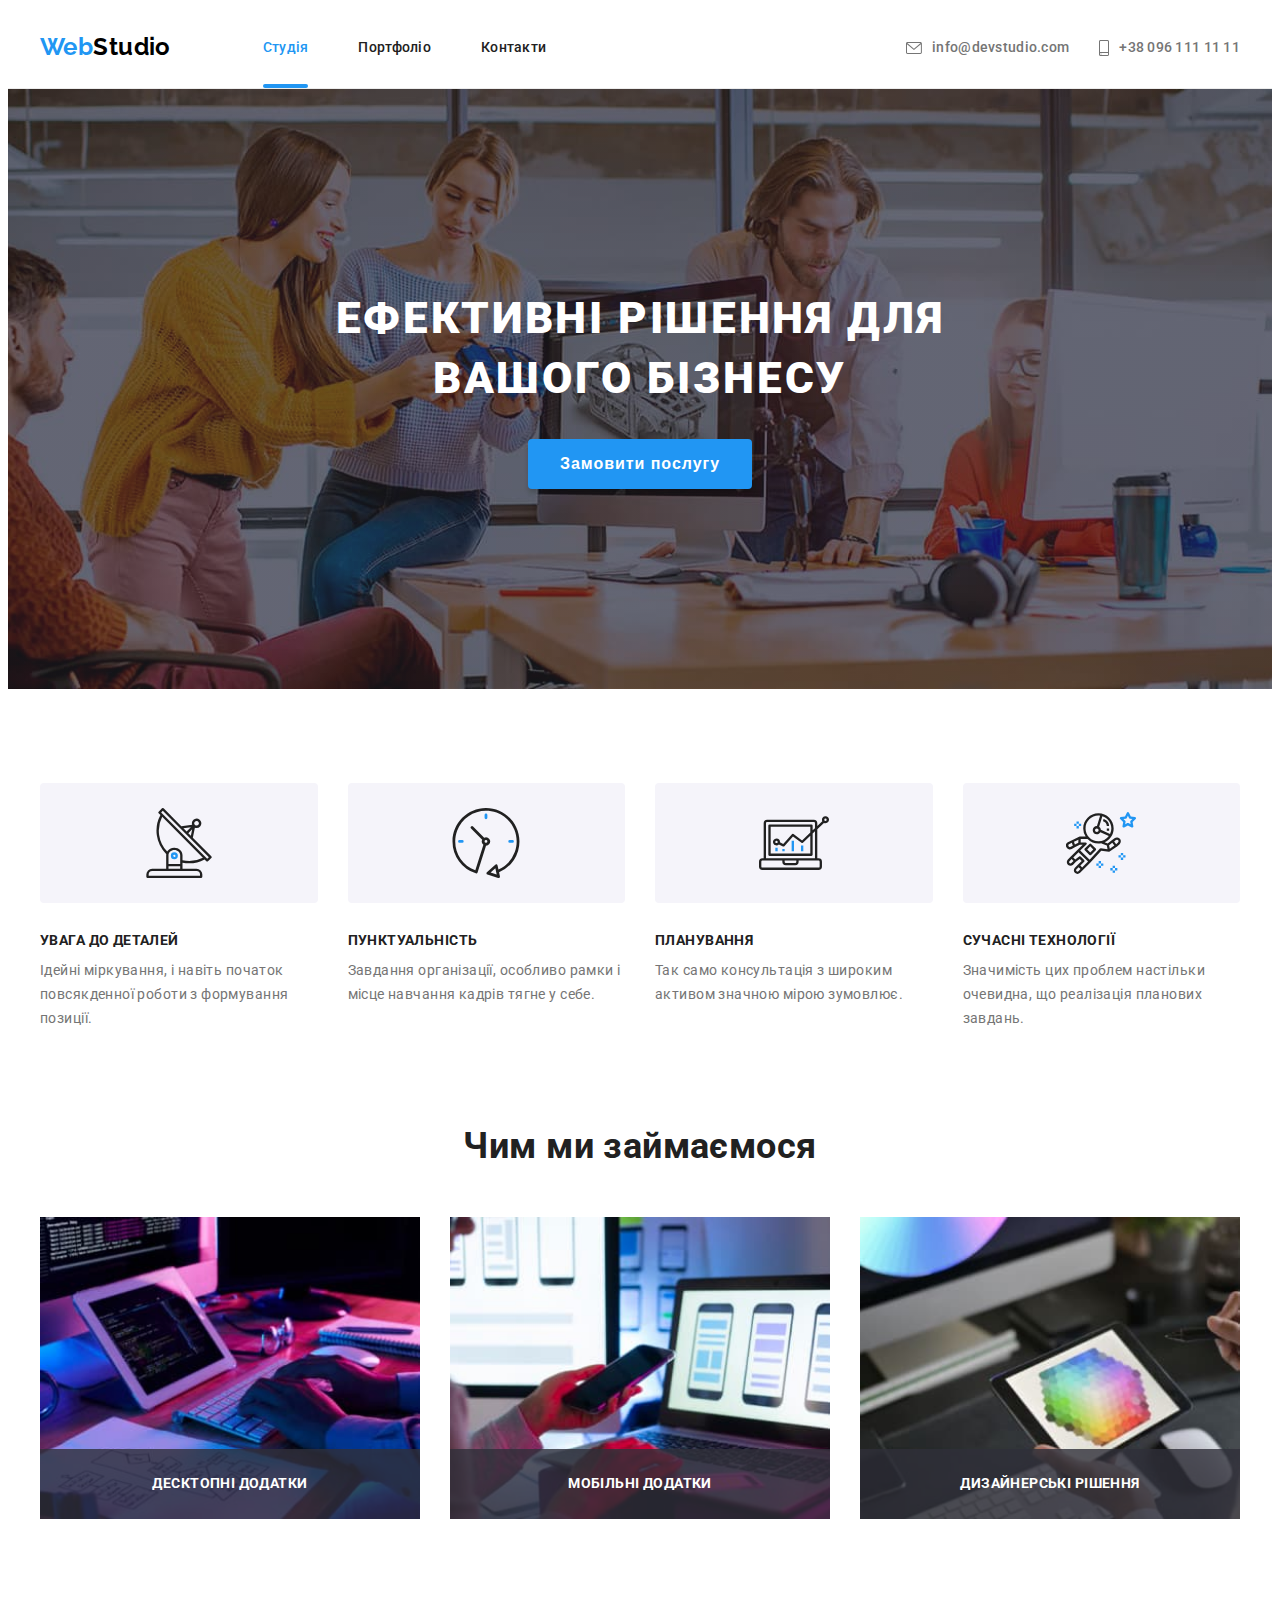
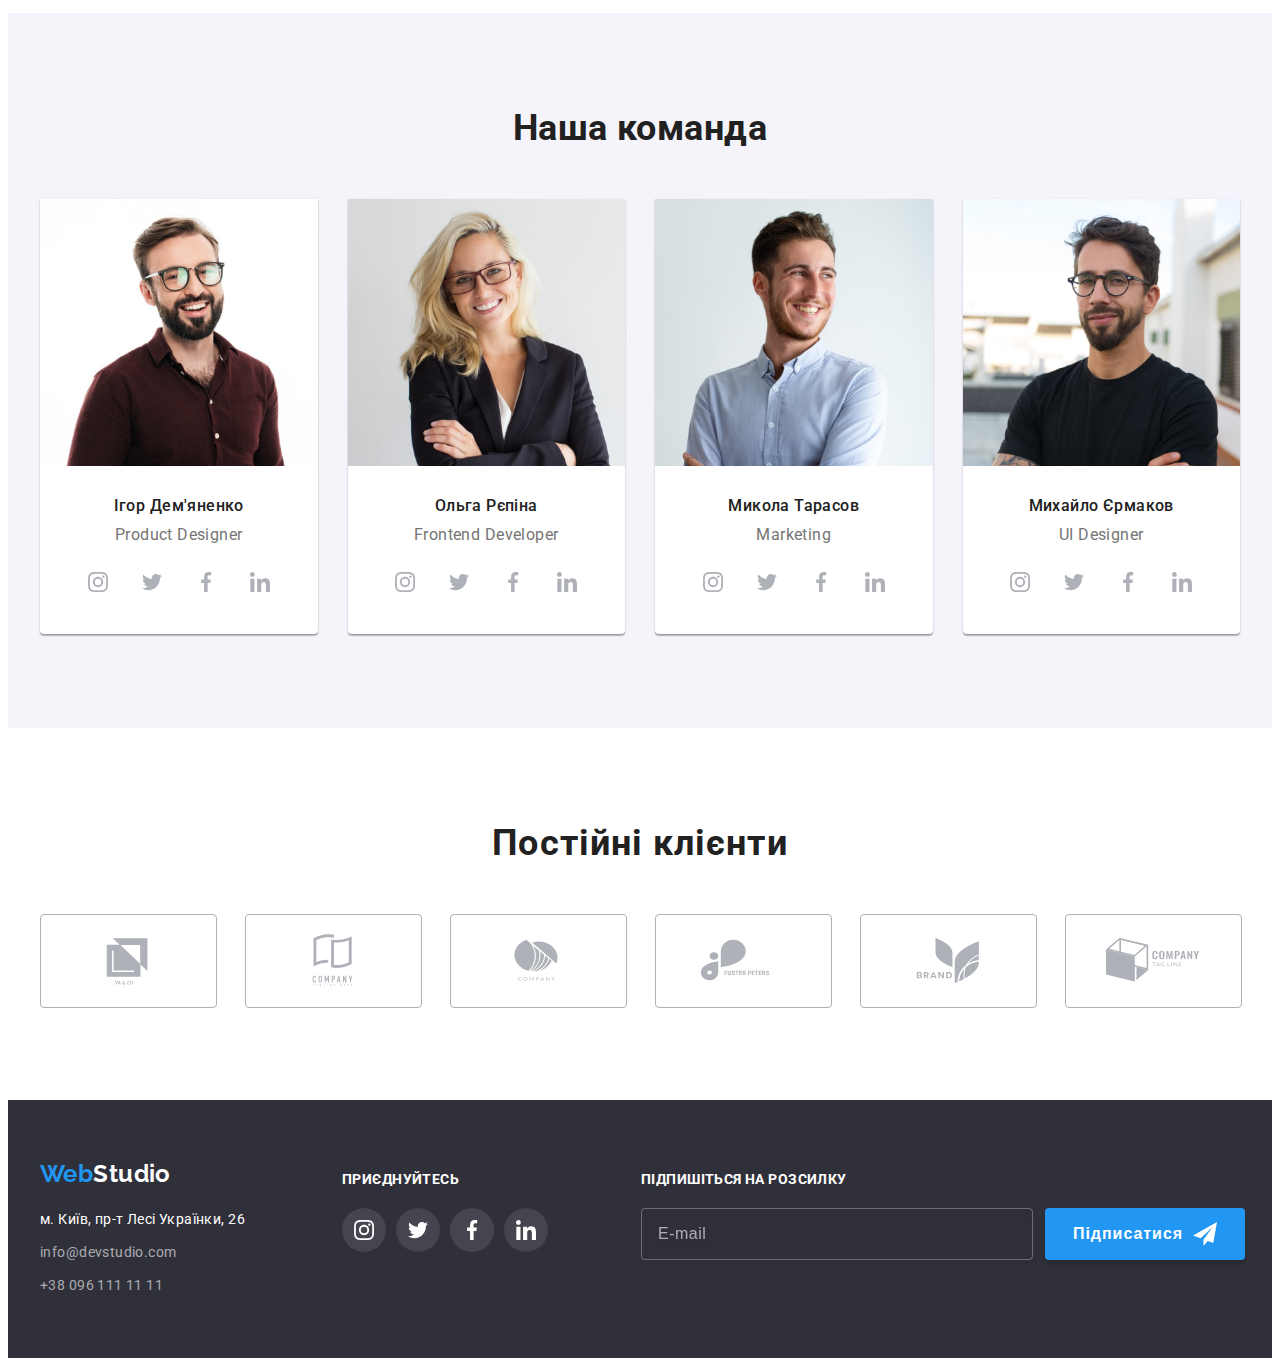
<file: index.html>
<!DOCTYPE html>
<html lang="uk">
  <head>
    <meta charset="UTF-8" />
    <meta http-equiv="X-UA-Compatible" content="IE=edge" />
    <meta name="viewport" content="width=device-width, initial-scale=1.0" />
    <link rel="preconnect" href="https://fonts.googleapis.com" />
    <link rel="preconnect" href="https://fonts.gstatic.com" crossorigin />
    <link
      href="https://fonts.googleapis.com/css2?family=Raleway:wght@700&family=Roboto:wght@400;500;700;900&display=swap"
      rel="stylesheet"
    />
    <link
      rel="stylesheet"
      href="https://cdnjs.cloudflare.com/ajax/libs/modern-normalize/1.1.0/modern-normalize.min.css"
      integrity="sha512-wpPYUAdjBVSE4KJnH1VR1HeZfpl1ub8YT/NKx4PuQ5NmX2tKuGu6U/JRp5y+Y8XG2tV+wKQpNHVUX03MfMFn9Q=="
      crossorigin="anonymous"
      referrerpolicy="no-referrer"
    />
    <link rel="stylesheet" href="./css/main.min.css" />
    <title>WebStudio</title>
  </head>
  <body>
    <header class="header">
      <div class="container header__container">
        <a class="logo navigation__logo link" href="./index.html"
          >Web<span class="navigation__logo--color-black">Studio</span></a
        >
        <div class="header__wrap">
          <nav class="navigation header__navigation">
            <ul class="menu navigation__menu list">
              <li class="menu__item">
                <a class="menu__link link current" href="./index.html"
                  >Студія</a
                >
              </li>
              <li class="menu__item">
                <a class="menu__link link" href="./portfolio.html">Портфоліо</a>
              </li>
              <li class="menu__item">
                <a class="menu__link link" href="#">Контакти</a>
              </li>
            </ul>
          </nav>
          <ul class="contacts header__contacts list">
            <li>
              <a class="contacts__link link" href="mailto:info@devstudio.com">
                <svg class="contacts__icon--mail" width="16" height="12">
                  <use href="./img/icons.svg#icon-envelope"></use>
                </svg>
                info@devstudio.com</a
              >
            </li>
            <li>
              <a class="contacts__link link" href="tel:+380961111111">
                <svg class="contacts__icon--tel" width="10" height="16">
                  <use href="./img/icons.svg#icon-smartphone"></use>
                </svg>
                +38 096 111 11 11</a
              >
            </li>
          </ul>
        </div>
        <button class="menu-btn" type="button" data-menu-open>
          <svg
            width="40"
            height="40"
            aria-label="Кнопка відкриття мобільного меню"
          >
            <use
              class="menu-btn__icon-menu"
              href="./img/icons.svg#icon-menu"
            ></use>
          </svg>
        </button>
      </div>
      <div class="mob-menu container is-hidden" data-menu>
        <button class="menu-btn--close" type="button" data-menu-close>
          <svg
            width="40"
            height="40"
            aria-label="Кнопка закриття мобільного меню"
          >
            <use
              class="menu-btn__icon-close"
              href="./img/icons.svg#icon-close_menu"
            ></use>
          </svg>
        </button>
        <nav class="mob-menu__navigation">
          <ul class="mob-menu__list list">
            <li class="mob-menu__item">
              <a class="mob-menu__link link current" href="./index.html"
                >Студія</a
              >
            </li>
            <li class="mob-menu__item">
              <a class="mob-menu__link link" href="./portfolio.html"
                >Портфоліо</a
              >
            </li>
            <li class="mob-menu__item">
              <a class="mob-menu__link link" href="#">Контакти</a>
            </li>
          </ul>
        </nav>
        <div class="mob-menu__contacts--box">
          <ul class="mob-menu__contacts list">
            <li class="mob-menu__contacts-item">
              <a class="mob-menu__contacts--tel link" href="tel:+380961111111">
                +38 096 111 11 11</a
              >
            </li>
            <li class="mob-menu__contacts-item">
              <a
                class="mob-menu__contacts--mail link"
                href="mailto:info@devstudio.com"
              >
                info@devstudio.com</a
              >
            </li>
          </ul>
          <ul class="mob-menu__soc">
            <li class="mob-menu__soc-list list">
              <a
                class="mob-menu__soc-link link"
                href="#"
                target="_blank"
                rel="noreferrer nofollow noopener"
                >Instagram</a
              >
            </li>
            <li class="mob-menu__soc-list list">
              <a
                class="mob-menu__soc-link link"
                href="#"
                target="_blank"
                rel="noreferrer nofollow noopener"
                >Twitter</a
              >
            </li>
            <li class="mob-menu__soc-list list">
              <a
                class="mob-menu__soc-link link"
                href="#"
                target="_blank"
                rel="noreferrer nofollow noopener"
                >Facebook</a
              >
            </li>
            <li class="mob-menu__soc-list list">
              <a
                class="mob-menu__soc-link link"
                href="#"
                target="_blank"
                rel="noreferrer nofollow noopener"
                >LinkedIn</a
              >
            </li>
          </ul>
        </div>
      </div>
    </header>
    <main>
      <section class="hero hero__wrap">
        <div class="container">
          <h1 class="hero__title">Ефективні рішення для вашого бізнесу</h1>
          <button class="hero__btn btn" data-modal-open type="button">
            Замовити послугу
          </button>
        </div>
      </section>
      <section class="advantages">
        <div class="container">
          <h2 class="advantages__title visually-hidden">Наші переваги</h2>
          <ul class="advantages__list list">
            <li class="advantages__item">
              <div class="advantages__wrap">
                <svg width="70" height="70">
                  <use href="./img/icons.svg#icon-antenna"></use>
                </svg>
              </div>
              <h3 class="advantages__subtitle">Увага до деталей</h3>
              <p>
                Ідейні міркування, і навіть початок повсякденної роботи з
                формування позиції.
              </p>
            </li>
            <li class="advantages__item">
              <div class="advantages__wrap">
                <svg width="70" height="70">
                  <use href="./img/icons.svg#icon-clock"></use>
                </svg>
              </div>
              <h3 class="advantages__subtitle">Пунктуальність</h3>
              <p>
                Завдання організації, особливо рамки і місце навчання кадрів
                тягне у себе.
              </p>
            </li>
            <li class="advantages__item">
              <div class="advantages__wrap">
                <svg width="70" height="70">
                  <use href="./img/icons.svg#icon-diagram"></use>
                </svg>
              </div>
              <h3 class="advantages__subtitle">Планування</h3>
              <p>
                Так само консультація з широким активом значною мірою зумовлює.
              </p>
            </li>
            <li class="advantages__item">
              <div class="advantages__wrap">
                <svg width="70" height="70">
                  <use href="./img/icons.svg#icon-astronaut"></use>
                </svg>
              </div>
              <h3 class="advantages__subtitle">Сучасні технології</h3>
              <p>
                Значимість цих проблем настільки очевидна, що реалізація
                планових завдань.
              </p>
            </li>
          </ul>
        </div>
      </section>
      <section class="pictures">
        <div class="container">
          <h2 class="pictures__title">Чим ми займаємося</h2>
          <ul class="pictures__list list">
            <li class="pictures__item">
              <img
                srcset="./img/box-1.jpg 1x, ./img/box-1-2x.jpg 2x"
                src="./img/box-1.jpg"
                alt="Людина створює сайт"
                width="370"
                height="294"
              />
              <p class="pictures__text">Десктопні додатки</p>
            </li>
            <li class="pictures__item">
              <img
                srcset="./img/box-2.jpg 1x, ./img/box-2-2x.jpg 2x"
                src="./img/box-2.jpg"
                alt="Людина тестує сайт"
                width="370"
                height="294"
              />
              <p class="pictures__text">Мобільні додатки</p>
            </li>
            <li class="pictures__item">
              <img
                srcset="./img/box-3.jpg 1x, ./img/box-3-2x.jpg 2x"
                src="./img/box-3.jpg"
                alt="Людина обирає кольори для сайту"
                width="370"
                height="294"
              />
              <p class="pictures__text">Дизайнерські рішення</p>
            </li>
          </ul>
        </div>
      </section>
      <section class="team">
        <div class="container">
          <h2 class="team__title">Наша команда</h2>
          <ul class="team__list list">
            <li class="team__item">
              <picture>
                <source
                  srcset="./img/team-card-1.jpg 1x, ./img/team-card-1-2x.jpg 2x"
                  media="(min-width: 1200px)"
                />
                <source
                  srcset="
                    ./img/team-card-1-tab.jpg    1x,
                    ./img/team-card-1-tab-2x.jpg 2x
                  "
                  media="(min-width: 768px)"
                />
                <source
                  srcset="
                    ./img/team-card-1-mob.jpg    1x,
                    ./img/team-card-1-mob-2x.jpg 2x
                  "
                  media="(min-width: 320px)"
                />
                <img
                  class="team__img"
                  src="./img/team-card-1.jpg"
                  alt="Усміхнений чоловік в окулярах"
                  width="450"
                  height="260"
                />
              </picture>
              <h3 class="team__subtitle">Ігор Дем'яненко</h3>
              <p class="team__text" lang="eu">Product Designer</p>
              <ul class="social list">
                <li class="social__item">
                  <a
                    class="social__link tean__color-link link"
                    href="#"
                    target="_blank"
                    rel="noreferrer nofollow noopener"
                  >
                    <svg class="social__icon" width="20" height="20">
                      <use href="./img/icons.svg#icon-instagram"></use>
                    </svg>
                  </a>
                </li>
                <li class="social__item">
                  <a
                    class="social__link tean__color-link link"
                    href="#"
                    target="_blank"
                    rel="noreferrer nofollow noopener"
                  >
                    <svg class="social__icon" width="20" height="20">
                      <use href="./img/icons.svg#icon-twitter"></use>
                    </svg>
                  </a>
                </li>
                <li class="social__item">
                  <a
                    class="social__link tean__color-link link"
                    href="#"
                    target="_blank"
                    rel="noreferrer nofollow noopener"
                  >
                    <svg class="social__icon" width="20" height="20">
                      <use href="./img/icons.svg#icon-facebook"></use>
                    </svg>
                  </a>
                </li>
                <li class="social__item">
                  <a
                    class="social__link tean__color-link link"
                    href="#"
                    target="_blank"
                    rel="noreferrer nofollow noopener"
                  >
                    <svg class="social__icon" width="20" height="20">
                      <use href="./img/icons.svg#icon-linkedin"></use>
                    </svg>
                  </a>
                </li>
              </ul>
            </li>
            <li class="team__item">
              <picture>
                <source
                  srcset="./img/team-card-2.jpg 1x, ./img/team-card-2-2x.jpg 2x"
                  media="(min-width: 1200px)"
                />
                <source
                  srcset="
                    ./img/team-card-2-tab.jpg    1x,
                    ./img/team-card-2-tab-2x.jpg 2x
                  "
                  media="(min-width: 768px)"
                />
                <source
                  srcset="
                    ./img/team-card-2-mob.jpg    1x,
                    ./img/team-card-2-mob-2x.jpg 2x
                  "
                  media="(min-width: 320px)"
                />
                <img
                  class="team__img"
                  src="./img/team-card-2.jpg"
                  alt="Усміхнена жінка в окулярах"
                  width="450"
                  height="260"
                />
              </picture>
              <h3 class="team__subtitle">Ольга Рєпіна</h3>
              <p class="team__text" lang="eu">Frontend Developer</p>
              <ul class="social list">
                <li class="social__item">
                  <a
                    class="social__link tean__color-link link"
                    href="#"
                    target="_blank"
                    rel="noreferrer nofollow noopener"
                  >
                    <svg class="social__icon" width="20" height="20">
                      <use href="./img/icons.svg#icon-instagram"></use>
                    </svg>
                  </a>
                </li>
                <li class="social__item">
                  <a
                    class="social__link tean__color-link link"
                    href="#"
                    target="_blank"
                    rel="noreferrer nofollow noopener"
                  >
                    <svg class="social__icon" width="20" height="20">
                      <use href="./img/icons.svg#icon-twitter"></use>
                    </svg>
                  </a>
                </li>
                <li class="social__item">
                  <a
                    class="social__link tean__color-link link"
                    href="#"
                    target="_blank"
                    rel="noreferrer nofollow noopener"
                  >
                    <svg class="social__icon" width="20" height="20">
                      <use href="./img/icons.svg#icon-facebook"></use>
                    </svg>
                  </a>
                </li>
                <li class="social__item">
                  <a
                    class="social__link tean__color-link link"
                    href="#"
                    target="_blank"
                    rel="noreferrer nofollow noopener"
                  >
                    <svg class="social__icon" width="20" height="20">
                      <use href="./img/icons.svg#icon-linkedin"></use>
                    </svg>
                  </a>
                </li>
              </ul>
            </li>
            <li class="team__item">
              <picture>
                <source
                  srcset="./img/team-card-3.jpg 1x, ./img/team-card-3-2x.jpg 2x"
                  media="(min-width: 1200px)"
                />
                <source
                  srcset="
                    ./img/team-card-3-tab.jpg    1x,
                    ./img/team-card-3-tab-2x.jpg 2x
                  "
                  media="(min-width: 768px)"
                />
                <source
                  srcset="
                    ./img/team-card-3-mob.jpg    1x,
                    ./img/team-card-3-mob-2x.jpg 2x
                  "
                  media="(min-width: 320px)"
                />
                <img
                  class="team__img"
                  src="./img/team-card-3.jpg"
                  alt="Усміхнений чоловік"
                  width="450"
                  height="260"
                />
              </picture>
              <h3 class="team__subtitle">Микола Тарасов</h3>
              <p class="team__text" lang="eu">Marketing</p>
              <ul class="social list">
                <li class="social__item">
                  <a
                    class="social__link tean__color-link link"
                    href="#"
                    target="_blank"
                    rel="noreferrer nofollow noopener"
                  >
                    <svg class="social__icon" width="20" height="20">
                      <use href="./img/icons.svg#icon-instagram"></use>
                    </svg>
                  </a>
                </li>
                <li class="social__item">
                  <a
                    class="social__link tean__color-link link"
                    href="#"
                    target="_blank"
                    rel="noreferrer nofollow noopener"
                  >
                    <svg class="social__icon" width="20" height="20">
                      <use href="./img/icons.svg#icon-twitter"></use>
                    </svg>
                  </a>
                </li>
                <li class="social__item">
                  <a
                    class="social__link tean__color-link link"
                    href="#"
                    target="_blank"
                    rel="noreferrer nofollow noopener"
                  >
                    <svg class="social__icon" width="20" height="20">
                      <use href="./img/icons.svg#icon-facebook"></use>
                    </svg>
                  </a>
                </li>
                <li class="social__item">
                  <a
                    class="social__link tean__color-link link"
                    href="#"
                    target="_blank"
                    rel="noreferrer nofollow noopener"
                  >
                    <svg class="social__icon" width="20" height="20">
                      <use href="./img/icons.svg#icon-linkedin"></use>
                    </svg>
                  </a>
                </li>
              </ul>
            </li>
            <li class="team__item">
              <picture>
                <source
                  srcset="./img/team-card-4.jpg 1x, ./img/team-card-4-2x.jpg 2x"
                  media="(min-width: 1200px)"
                />
                <source
                  srcset="
                    ./img/team-card-4-tab.jpg    1x,
                    ./img/team-card-4-tab-2x.jpg 2x
                  "
                  media="(min-width: 768px)"
                />
                <source
                  srcset="
                    ./img/team-card-4-mob.jpg    1x,
                    ./img/team-card-4-mob-2x.jpg 2x
                  "
                  media="(min-width: 320px)"
                />
                <img
                  class="team__img"
                  src="./img/team-card-4.jpg"
                  alt="Усміхнений чоловік в окулярах"
                  width="450"
                  height="260"
                />
              </picture>
              <h3 class="team__subtitle">Михайло Єрмаков</h3>
              <p class="team__text" lang="eu">UI Designer</p>
              <ul class="social list">
                <li class="social__item">
                  <a
                    class="social__link tean__color-link link"
                    href="#"
                    target="_blank"
                    rel="noreferrer nofollow noopener"
                  >
                    <svg class="social__icon" width="20" height="20">
                      <use href="./img/icons.svg#icon-instagram"></use>
                    </svg>
                  </a>
                </li>
                <li class="social__item">
                  <a
                    class="social__link tean__color-link link"
                    href="#"
                    target="_blank"
                    rel="noreferrer nofollow noopener"
                  >
                    <svg class="social__icon" width="20" height="20">
                      <use href="./img/icons.svg#icon-twitter"></use>
                    </svg>
                  </a>
                </li>
                <li class="social__item">
                  <a
                    class="social__link tean__color-link link"
                    href="#"
                    target="_blank"
                    rel="noreferrer nofollow noopener"
                  >
                    <svg class="social__icon" width="20" height="20">
                      <use href="./img/icons.svg#icon-facebook"></use>
                    </svg>
                  </a>
                </li>
                <li class="social__item">
                  <a
                    class="social__link tean__color-link link"
                    href="#"
                    target="_blank"
                    rel="noreferrer nofollow noopener"
                  >
                    <svg class="social__icon" width="20" height="20">
                      <use href="./img/icons.svg#icon-linkedin"></use>
                    </svg>
                  </a>
                </li>
              </ul>
            </li>
          </ul>
        </div>
      </section>
      <section class="clients">
        <div class="container">
          <h2 class="clients__title">Постійні клієнти</h2>
          <ul class="company clients__list list">
            <li class="company__item">
              <a href="" class="company__link link">
                <svg class="company__icon" width="106" height="60">
                  <use href="./img/icons.svg#icon-client-1"></use>
                </svg>
              </a>
            </li>
            <li class="company__item">
              <a href="" class="company__link link">
                <svg class="company__icon" width="106" height="60">
                  <use href="./img/icons.svg#icon-client-2"></use>
                </svg>
              </a>
            </li>
            <li class="company__item">
              <a href="" class="company__link link">
                <svg class="company__icon" width="106" height="60">
                  <use href="./img/icons.svg#icon-client-3"></use>
                </svg>
              </a>
            </li>
            <li class="company__item">
              <a href="" class="company__link link">
                <svg class="company__icon" width="106" height="60">
                  <use href="./img/icons.svg#icon-client-4"></use>
                </svg>
              </a>
            </li>
            <li class="company__item">
              <a href="" class="company__link link">
                <svg class="company__icon" width="106" height="60">
                  <use href="./img/icons.svg#icon-client-5"></use>
                </svg>
              </a>
            </li>
            <li class="company__item">
              <a href="" class="company__link link">
                <svg class="company__icon" width="106" height="60">
                  <use href="./img/icons.svg#icon-client-6"></use>
                </svg>
              </a>
            </li>
          </ul>
        </div>
      </section>
    </main>
    <footer class="footer">
      <div class="container footer__wrap">
        <div class="footer__box">
          <div class="footer__address-box">
            <a class="logo footer__logo link" href="./index.html"
              >Web<span class="footer__logo--color-white">Studio</span></a
            >
            <address class="address">
              <ul class="list">
                <li class="address__item">
                  <a
                    class="address__link link"
                    href="https://goo.gl/maps/CPtrU1FHBa2aNyZL9"
                    target="_blank"
                    rel="noreferrer nofollow noopener"
                    >м. Київ, пр-т Лесі Українки, 26</a
                  >
                </li>
                <li class="address__item">
                  <a
                    class="address__link--secondary-color link"
                    href="mailto:info@devstudio.com"
                    >info@devstudio.com</a
                  >
                </li>
                <li class="address__item">
                  <a
                    class="address__link--secondary-color link"
                    href="tel:+380961111111"
                    >+38 096 111 11 11</a
                  >
                </li>
              </ul>
            </address>
          </div>
          <div class="join footer__join">
            <p class="join__title">приєднуйтесь</p>
            <ul class="social list">
              <li class="social__item">
                <a
                  class="social__link social__link--secondary-color link"
                  href="#"
                  target="_blank"
                  rel="noreferrer nofollow noopener"
                  ><svg class="join__icon" width="20" height="20">
                    <use href="./img/icons.svg#icon-instagram"></use>
                  </svg>
                </a>
              </li>
              <li class="social__item">
                <a
                  class="social__link social__link--secondary-color link"
                  href="#"
                  target="_blank"
                  rel="noreferrer nofollow noopener"
                  ><svg class="join__icon" width="20" height="20">
                    <use href="./img/icons.svg#icon-twitter"></use>
                  </svg>
                </a>
              </li>
              <li class="social__item">
                <a
                  class="social__link social__link--secondary-color link"
                  href="#"
                  target="_blank"
                  rel="noreferrer nofollow noopener"
                  ><svg class="join__icon" width="20" height="20">
                    <use href="./img/icons.svg#icon-facebook"></use>
                  </svg>
                </a>
              </li>
              <li class="social__item">
                <a
                  class="social__link social__link--secondary-color link"
                  href="#"
                  target="_blank"
                  rel="noreferrer nofollow noopener"
                  ><svg class="join__icon" width="20" height="20">
                    <use href="./img/icons.svg#icon-linkedin"></use>
                  </svg>
                </a>
              </li>
            </ul>
          </div>
        </div>
        <form class="subscribe footer__subscribe" name="subscribe">
          <label class="subscribe__title" for="subscribe"
            >Підпишіться на розсилку
          </label>
          <div class="subscribe__wrap">
            <input
              class="subscribe__input"
              type="email"
              name="email"
              id="subscribe"
              placeholder="E-mail"
            />
            <button class="subscribe__btn btn" type="submit">
              Підписатися
              <svg class="subscribe-icon" width="24" height="24">
                <use href="./img/icons.svg#icon-send"></use>
              </svg>
            </button>
          </div>
        </form>
      </div>
    </footer>
    <div class="backdrop is-hidden" data-modal>
      <div class="modal">
        <button type="button" class="modal-close btn" data-modal-close>
          <svg class="modal-close-icon" width="18" height="18">
            <use href="./img/icons.svg#icon-close"></use>
          </svg>
        </button>
        <p class="modal-title">Залиште свої дані, ми вам передзвонимо</p>
        <form class="modal-form" name="modal">
          <div class="modal-wrap">
            <label class="modal-label"
              >Ім'я
              <div class="input-wrap">
                <input class="modal-label-input" type="text" name="name" />
                <svg class="modal-icon" width="18" height="18">
                  <use href="./img/icons.svg#icon-person"></use>
                </svg>
              </div>
            </label>
            <label class="modal-label"
              >Телефон
              <div class="input-wrap">
                <input class="modal-label-input" type="tel" name="tel" />
                <svg class="modal-icon" width="18" height="18">
                  <use href="./img/icons.svg#icon-phone"></use>
                </svg>
              </div>
            </label>
            <label class="modal-label"
              >Пошта
              <div class="input-wrap">
                <input class="modal-label-input" type="email" name="email" />
                <svg class="modal-icon" width="18" height="18">
                  <use href="./img/icons.svg#icon-email"></use>
                </svg>
              </div>
            </label>
            <label class="modal-label"
              >Коментар
              <textarea
                name="comment"
                class="modal-label-textarea"
                placeholder="Введіть текст"
              ></textarea>
            </label>
          </div>
          <label class="modal-accept">
            <input
              class="modal-accept-input visually-hidden"
              type="checkbox"
              name="accept"
            />
            <svg class="modal-accept-icon" width="16" height="15">
              <use href="./img/icons.svg#icon-check"></use>
            </svg>
            <pre
              class="modal-accept-formatting"
            >Погоджуюся з розсилкою та приймаю <a class="modal-accept-link" href="#">Умови договору</a></pre>
          </label>
          <button class="modal-btn btn" type="submit">Відправити</button>
        </form>
      </div>
    </div>
    <script src="./js/modal.js"></script>
    <script src="./js/menu.js"></script>
  </body>
</html>
</file>
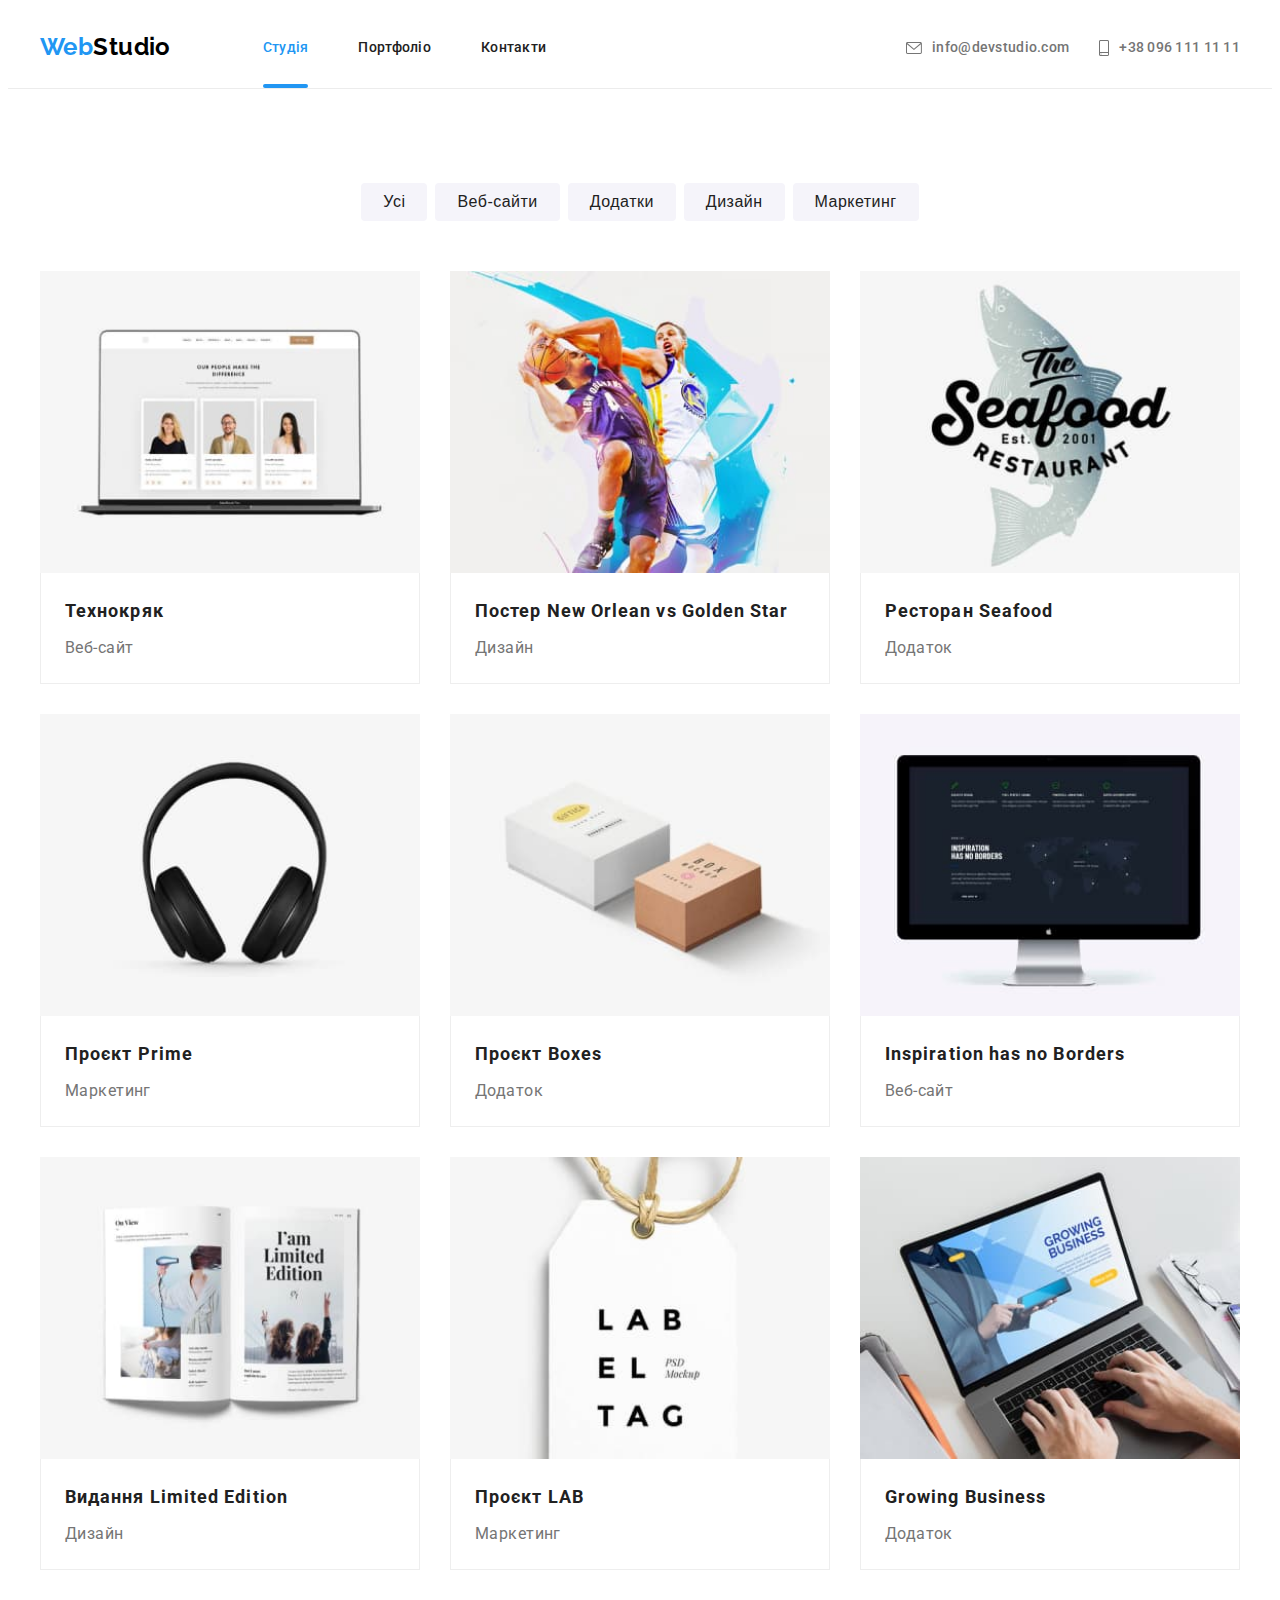
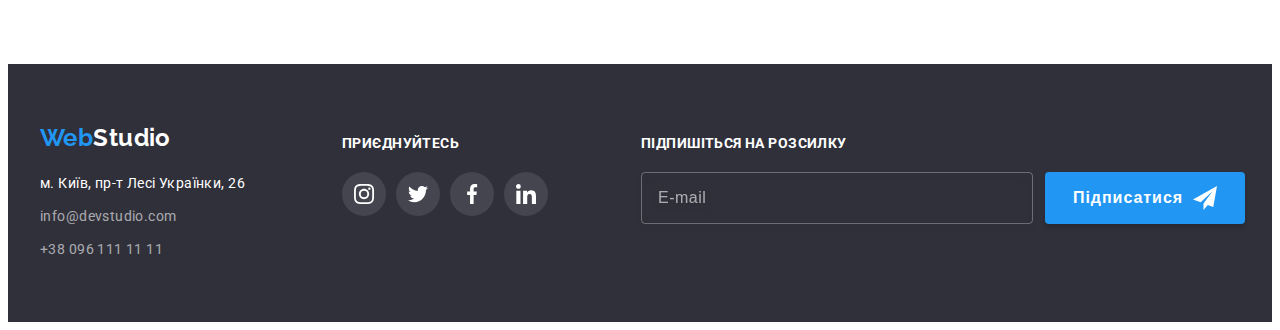
<file: portfolio.html>
<!DOCTYPE html>
<html lang="uk">
  <head>
    <meta charset="UTF-8" />
    <meta http-equiv="X-UA-Compatible" content="IE=edge" />
    <meta name="viewport" content="width=device-width, initial-scale=1.0" />
    <link rel="preconnect" href="https://fonts.googleapis.com" />
    <link rel="preconnect" href="https://fonts.gstatic.com" crossorigin />
    <link
      href="https://fonts.googleapis.com/css2?family=Raleway:wght@700&family=Roboto:wght@400;500;700;900&display=swap"
      rel="stylesheet"
    />
    <link
      rel="stylesheet"
      href="https://cdnjs.cloudflare.com/ajax/libs/modern-normalize/1.1.0/modern-normalize.min.css"
      integrity="sha512-wpPYUAdjBVSE4KJnH1VR1HeZfpl1ub8YT/NKx4PuQ5NmX2tKuGu6U/JRp5y+Y8XG2tV+wKQpNHVUX03MfMFn9Q=="
      crossorigin="anonymous"
      referrerpolicy="no-referrer"
    />
    <link rel="stylesheet" href="./css/main.min.css" />
    <title>WebStudio</title>
  </head>
  <body>
    <header class="header">
      <div class="container header__container">
        <a class="logo navigation__logo link" href="./index.html"
          >Web<span class="navigation__logo--color-black">Studio</span></a
        >
        <div class="header__wrap">
          <nav class="navigation header__navigation">
            <ul class="menu navigation__menu list">
              <li class="menu__item">
                <a class="menu__link link current" href="./index.html"
                  >Студія</a
                >
              </li>
              <li class="menu__item">
                <a class="menu__link link" href="./portfolio.html">Портфоліо</a>
              </li>
              <li class="menu__item">
                <a class="menu__link link" href="#">Контакти</a>
              </li>
            </ul>
          </nav>
          <ul class="contacts header__contacts list">
            <li>
              <a class="contacts__link link" href="mailto:info@devstudio.com">
                <svg class="contacts__icon--mail" width="16" height="12">
                  <use href="./img/icons.svg#icon-envelope"></use>
                </svg>
                info@devstudio.com</a
              >
            </li>
            <li>
              <a class="contacts__link link" href="tel:+380961111111">
                <svg class="contacts__icon--tel" width="10" height="16">
                  <use href="./img/icons.svg#icon-smartphone"></use>
                </svg>
                +38 096 111 11 11</a
              >
            </li>
          </ul>
        </div>
        <button class="menu-btn" type="button" data-menu-open>
          <svg
            width="40"
            height="40"
            aria-label="Кнопка відкриття мобільного меню"
          >
            <use
              class="menu-btn__icon-menu"
              href="./img/icons.svg#icon-menu"
            ></use>
          </svg>
        </button>
      </div>
      <div class="mob-menu container is-hidden" data-menu>
        <button class="menu-btn--close" type="button" data-menu-close>
          <svg
            width="40"
            height="40"
            aria-label="Кнопка закриття мобільного меню"
          >
            <use
              class="menu-btn__icon-close"
              href="./img/icons.svg#icon-close_menu"
            ></use>
          </svg>
        </button>
        <nav class="mob-menu__navigation">
          <ul class="mob-menu__list list">
            <li class="mob-menu__item">
              <a class="mob-menu__link link current" href="./index.html"
                >Студія</a
              >
            </li>
            <li class="mob-menu__item">
              <a class="mob-menu__link link" href="./portfolio.html"
                >Портфоліо</a
              >
            </li>
            <li class="mob-menu__item">
              <a class="mob-menu__link link" href="#">Контакти</a>
            </li>
          </ul>
        </nav>
        <div class="mob-menu__contacts--box">
          <ul class="mob-menu__contacts list">
            <li class="mob-menu__contacts-item">
              <a class="mob-menu__contacts--tel link" href="tel:+380961111111">
                +38 096 111 11 11</a
              >
            </li>
            <li class="mob-menu__contacts-item">
              <a
                class="mob-menu__contacts--mail link"
                href="mailto:info@devstudio.com"
              >
                info@devstudio.com</a
              >
            </li>
          </ul>
          <ul class="mob-menu__soc">
            <li class="mob-menu__soc-list list">
              <a
                class="mob-menu__soc-link link"
                href="#"
                target="_blank"
                rel="noreferrer nofollow noopener"
                >Instagram</a
              >
            </li>
            <li class="mob-menu__soc-list list">
              <a
                class="mob-menu__soc-link link"
                href="#"
                target="_blank"
                rel="noreferrer nofollow noopener"
                >Twitter</a
              >
            </li>
            <li class="mob-menu__soc-list list">
              <a
                class="mob-menu__soc-link link"
                href="#"
                target="_blank"
                rel="noreferrer nofollow noopener"
                >Facebook</a
              >
            </li>
            <li class="mob-menu__soc-list list">
              <a
                class="mob-menu__soc-link link"
                href="#"
                target="_blank"
                rel="noreferrer nofollow noopener"
                >LinkedIn</a
              >
            </li>
          </ul>
        </div>
      </div>
    </header>
    <main>
      <section class="portfolio">
        <div class="container">
          <h1 class="portfolio-title visually-hidden">Приклади робіт</h1>
          <ul class="portfolio-filter list">
            <li class="fiter-item">
              <button class="filter-btn btn" type="button">Усі</button>
            </li>
            <li class="fiter-item">
              <button class="filter-btn btn" type="button">Веб-сайти</button>
            </li>
            <li class="fiter-item">
              <button class="filter-btn btn" type="button">Додатки</button>
            </li>
            <li class="fiter-item">
              <button class="filter-btn btn" type="button">Дизайн</button>
            </li>
            <li class="fiter-item">
              <button class="filter-btn btn" type="button">Маркетинг</button>
            </li>
          </ul>
          <ul class="portfolio-list list">
            <li class="portfolio-item">
              <a
                class="portfolio-link link"
                href="#"
                target="_blank"
                rel="noreferrer nofollow noopener"
              >
                <div class="portfolio-top-wrap">
                  <img
                    class="portfolio-img"
                    src="./img/project-1.jpg"
                    alt="Веб-сайт відкритий на ноутбуку"
                    width="370"
                    height="294"
                  />
                  <p class="portfolio-top-text">
                    Ресурс пропонує комплексні пропозиції з різним рівнем
                    функціоналу та сервісів. Все це дозволить відвідувачу
                    отримати вичерпні відомості про компанію чи приватну особу.
                  </p>
                </div>
                <div class="portfolio-item-box">
                  <h2 class="portfolio-subtitle">Технокряк</h2>
                  <p class="portfolio-text">Веб-сайт</p>
                </div>
              </a>
            </li>
            <li class="portfolio-item">
              <a
                class="portfolio-link link"
                href="#"
                target="_blank"
                rel="noreferrer nofollow noopener"
              >
                <div class="portfolio-top-wrap">
                  <img
                    class="portfolio-img"
                    src="./img/project-2.jpg"
                    alt="Постер двох баскетболістів"
                    width="370"
                    height="294"
                  />
                  <p class="portfolio-top-text">
                    Ресурс пропонує комплексні пропозиції з різним рівнем
                    функціоналу та сервісів. Все це дозволить відвідувачу
                    отримати вичерпні відомості про компанію чи приватну особу.
                  </p>
                </div>
                <div class="portfolio-item-box">
                  <h2 class="portfolio-subtitle">
                    Постер <span lang="eu">New Orlean vs Golden Star</span>
                  </h2>
                  <p class="portfolio-text">Дизайн</p>
                </div>
              </a>
            </li>
            <li class="portfolio-item">
              <a
                class="portfolio-link link"
                href="#"
                target="_blank"
                rel="noreferrer nofollow noopener"
              >
                <div class="portfolio-top-wrap">
                  <img
                    class="portfolio-img"
                    src="./img/project-3.jpg"
                    alt="Логотип рибного ресторану"
                    width="370"
                    height="294"
                  />
                  <p class="portfolio-top-text">
                    Ресурс пропонує комплексні пропозиції з різним рівнем
                    функціоналу та сервісів. Все це дозволить відвідувачу
                    отримати вичерпні відомості про компанію чи приватну особу.
                  </p>
                </div>
                <div class="portfolio-item-box">
                  <h2 class="portfolio-subtitle">
                    Ресторан <span lang="eu">Seafood</span>
                  </h2>
                  <p class="portfolio-text">Додаток</p>
                </div>
              </a>
            </li>
            <li class="portfolio-item">
              <a
                class="portfolio-link link"
                href="#"
                target="_blank"
                rel="noreferrer nofollow noopener"
              >
                <div class="portfolio-top-wrap">
                  <img
                    class="portfolio-img"
                    src="./img/project-4.jpg"
                    alt="Навушники"
                    width="370"
                    height="294"
                  />
                  <p class="portfolio-top-text">
                    Ресурс пропонує комплексні пропозиції з різним рівнем
                    функціоналу та сервісів. Все це дозволить відвідувачу
                    отримати вичерпні відомості про компанію чи приватну особу.
                  </p>
                </div>
                <div class="portfolio-item-box">
                  <h2 class="portfolio-subtitle">
                    Проєкт <span lang="eu">Prime</span>
                  </h2>
                  <p class="portfolio-text">Маркетинг</p>
                </div>
              </a>
            </li>
            <li class="portfolio-item">
              <a
                class="portfolio-link link"
                href="#"
                target="_blank"
                rel="noreferrer nofollow noopener"
              >
                <div class="portfolio-top-wrap">
                  <img
                    class="portfolio-img"
                    src="./img/project-5.jpg"
                    alt="Дві коробки, біла і сіра"
                    width="370"
                    height="294"
                  />
                  <p class="portfolio-top-text">
                    Ресурс пропонує комплексні пропозиції з різним рівнем
                    функціоналу та сервісів. Все це дозволить відвідувачу
                    отримати вичерпні відомості про компанію чи приватну особу.
                  </p>
                </div>
                <div class="portfolio-item-box">
                  <h2 class="portfolio-subtitle">
                    Проєкт <span lang="eu">Boxes</span>
                  </h2>
                  <p class="portfolio-text">Додаток</p>
                </div>
              </a>
            </li>
            <li class="portfolio-item">
              <a
                class="portfolio-link link"
                href="#"
                target="_blank"
                rel="noreferrer nofollow noopener"
              >
                <div class="portfolio-top-wrap">
                  <img
                    class="portfolio-img"
                    src="./img/project-6.jpg"
                    alt="Веб-сайт відкритий на компьютері"
                    width="370"
                    height="294"
                  />
                  <p class="portfolio-top-text">
                    Ресурс пропонує комплексні пропозиції з різним рівнем
                    функціоналу та сервісів. Все це дозволить відвідувачу
                    отримати вичерпні відомості про компанію чи приватну особу.
                  </p>
                </div>
                <div class="portfolio-item-box">
                  <h2 class="portfolio-subtitle" lang="eu">
                    Inspiration has no Borders
                  </h2>
                  <p class="portfolio-text">Веб-сайт</p>
                </div>
              </a>
            </li>
            <li class="portfolio-item">
              <a
                class="portfolio-link link"
                href="#"
                target="_blank"
                rel="noreferrer nofollow noopener"
              >
                <div class="portfolio-top-wrap">
                  <img
                    class="portfolio-img"
                    src="./img/project-7.jpg"
                    alt="Розгорнуті сторінки журнала"
                    width="370"
                    height="294"
                  />
                  <p class="portfolio-top-text">
                    Ресурс пропонує комплексні пропозиції з різним рівнем
                    функціоналу та сервісів. Все це дозволить відвідувачу
                    отримати вичерпні відомості про компанію чи приватну особу.
                  </p>
                </div>
                <div class="portfolio-item-box">
                  <h2 class="portfolio-subtitle">
                    Видання <span lang="eu">Limited Edition</span>
                  </h2>
                  <p class="portfolio-text">Дизайн</p>
                </div>
              </a>
            </li>
            <li class="portfolio-item">
              <a
                class="portfolio-link link"
                href="#"
                target="_blank"
                rel="noreferrer nofollow noopener"
              >
                <div class="portfolio-top-wrap">
                  <img
                    class="portfolio-img"
                    src="./img/project-8.jpg"
                    alt="Дизайнерська бірка"
                    width="370"
                    height="294"
                  />
                  <p class="portfolio-top-text">
                    Ресурс пропонує комплексні пропозиції з різним рівнем
                    функціоналу та сервісів. Все це дозволить відвідувачу
                    отримати вичерпні відомості про компанію чи приватну особу.
                  </p>
                </div>
                <div class="portfolio-item-box">
                  <h2 class="portfolio-subtitle">
                    Проєкт <span lang="eu">LAB</span>
                  </h2>
                  <p class="portfolio-text">Маркетинг</p>
                </div>
              </a>
            </li>
            <li class="portfolio-item">
              <a
                class="portfolio-link link"
                href="#"
                target="_blank"
                rel="noreferrer nofollow noopener"
              >
                <div class="portfolio-top-wrap">
                  <img
                    class="portfolio-img"
                    src="./img/project-9.jpg"
                    alt="Чоловік відкриває додаток на ноутбуку"
                    width="370"
                    height="294"
                  />
                  <p class="portfolio-top-text">
                    Ресурс пропонує комплексні пропозиції з різним рівнем
                    функціоналу та сервісів. Все це дозволить відвідувачу
                    отримати вичерпні відомості про компанію чи приватну особу.
                  </p>
                </div>
                <div class="portfolio-item-box">
                  <h2 class="portfolio-subtitle" lang="eu">Growing Business</h2>
                  <p class="portfolio-text">Додаток</p>
                </div>
              </a>
            </li>
          </ul>
        </div>
      </section>
    </main>
    <footer class="footer">
      <div class="container footer__wrap">
        <div class="footer__box">
          <div class="footer__address-box">
            <a class="logo footer__logo link" href="./index.html"
              >Web<span class="footer__logo--color-white">Studio</span></a
            >
            <address class="address">
              <ul class="list">
                <li class="address__item">
                  <a
                    class="address__link link"
                    href="https://goo.gl/maps/CPtrU1FHBa2aNyZL9"
                    target="_blank"
                    rel="noreferrer nofollow noopener"
                    >м. Київ, пр-т Лесі Українки, 26</a
                  >
                </li>
                <li class="address__item">
                  <a
                    class="address__link--secondary-color link"
                    href="mailto:info@devstudio.com"
                    >info@devstudio.com</a
                  >
                </li>
                <li class="address__item">
                  <a
                    class="address__link--secondary-color link"
                    href="tel:+380961111111"
                    >+38 096 111 11 11</a
                  >
                </li>
              </ul>
            </address>
          </div>
          <div class="join footer__join">
            <p class="join__title">приєднуйтесь</p>
            <ul class="social list">
              <li class="social__item">
                <a
                  class="social__link social__link--secondary-color link"
                  href="#"
                  target="_blank"
                  rel="noreferrer nofollow noopener"
                  ><svg class="join__icon" width="20" height="20">
                    <use href="./img/icons.svg#icon-instagram"></use>
                  </svg>
                </a>
              </li>
              <li class="social__item">
                <a
                  class="social__link social__link--secondary-color link"
                  href="#"
                  target="_blank"
                  rel="noreferrer nofollow noopener"
                  ><svg class="join__icon" width="20" height="20">
                    <use href="./img/icons.svg#icon-twitter"></use>
                  </svg>
                </a>
              </li>
              <li class="social__item">
                <a
                  class="social__link social__link--secondary-color link"
                  href="#"
                  target="_blank"
                  rel="noreferrer nofollow noopener"
                  ><svg class="join__icon" width="20" height="20">
                    <use href="./img/icons.svg#icon-facebook"></use>
                  </svg>
                </a>
              </li>
              <li class="social__item">
                <a
                  class="social__link social__link--secondary-color link"
                  href="#"
                  target="_blank"
                  rel="noreferrer nofollow noopener"
                  ><svg class="join__icon" width="20" height="20">
                    <use href="./img/icons.svg#icon-linkedin"></use>
                  </svg>
                </a>
              </li>
            </ul>
          </div>
        </div>
        <form class="subscribe footer__subscribe" name="subscribe">
          <label class="subscribe__title" for="subscribe"
            >Підпишіться на розсилку
          </label>
          <div class="subscribe__wrap">
            <input
              class="subscribe__input"
              type="email"
              name="email"
              id="subscribe"
              placeholder="E-mail"
            />
            <button class="subscribe__btn btn" type="submit">
              Підписатися
              <svg class="subscribe-icon" width="24" height="24">
                <use href="./img/icons.svg#icon-send"></use>
              </svg>
            </button>
          </div>
        </form>
      </div>
    </footer>
    <script src="./js/menu.js"></script>
  </body>
</html>
</file>
<file: css/main.min.css>
:root{--accent-color: #2196f3;--primary-color: #757575;--secondary-color: #212121;--wite-color: #ffffff;--black-color: #000000;--sacondary-wite-color: rgba(255, 255, 255, 0.6);--background-color-wite: #ffffff;--sacondary-background-color: #2f303a;--team-background-color: #f5f4fa;--accent-background-color: #2196f3;--hover-background-color: #188ce8;--filter-background-color: #f5f4fa;--header-border: #ececec;--filter-item-border: #eeeeee;--hero-background-color: #c4c4c4;--icon-color: #afb1b8;--soc-background-color: rgba(255, 255, 255, 0.1);--animation: 250ms cubic-bezier(0.4, 0, 0.2, 1);--portfolio-overlay-background: rgba(33, 150, 243, 0.9);--backdrop-background-color: rgba(0, 0, 0, 0.2);--modal-background-color: #ffffff}p,h1,h2,h3,h4,h5,h6{margin:0}ul,ol{margin:0;padding-left:0}button{cursor:pointer}address{font-style:normal}img{display:block;max-width:100%;height:auto;width:100%}body{font-family:"Roboto",sans-serif;font-size:14px;line-height:1.71;letter-spacing:.03em;color:var(--primary-color);background-color:var(--background-color-wite)}body.no-scroll{overflow-y:hidden}.link{text-decoration:none}.list{list-style:none}.is-hidden{visibility:hidden;opacity:0;pointer-events:none}.visually-hidden{position:absolute;white-space:nowrap;width:1px;height:1px;overflow:hidden;border:0;padding:0;clip:rect(0 0 0 0);-webkit-clip-path:inset(50%);clip-path:inset(50%);margin:-1px}.logo{font-family:"Raleway",sans-serif;font-weight:700;font-size:24px;line-height:1.17;color:var(--accent-color);transition:color var(--animation)}.container{margin:0 auto;width:100%;padding-left:15px;padding-right:15px}@media screen and (min-width: 480px){.container{max-width:480px}}@media screen and (min-width: 768px){.container{max-width:768px}}@media screen and (min-width: 1200px){.container{max-width:1200px}}.btn{display:inline-block;border:none;text-align:center}.backdrop{padding:15px;width:100%;height:100%;background-color:var(--backdrop-background-color);position:fixed;top:0;transition:opacity 500ms linear,visibility 500ms linear;perspective:400px;overflow-y:scroll}.modal{position:relative;padding:40px;width:100%;background-color:var(--modal-background-color);box-shadow:0px 1px 3px rgba(0,0,0,.12),0px 1px 1px rgba(0,0,0,.14),0px 2px 1px rgba(0,0,0,.2);border-radius:4px;transition:transform 500ms linear}.backdrop.is-hidden .modal{transform:translate(-50%, -50%) rotateX(270deg)}@media screen and (max-width: 767px){.modal{margin:93px auto 94px auto}}@media screen and (min-width: 768px)and (max-width: 1199px){.modal{margin:208px auto 207px auto}}@media screen and (max-width: 1199px){.modal{max-width:450px}}@media screen and (min-width: 1200px){.modal{width:528px;min-height:581px;position:absolute;top:50%;left:50%;transform:translate(-50%, -50%) rotateX(0deg)}}.modal-close{position:absolute;top:8px;right:8px;width:30px;height:30px;border:1px solid rgba(0,0,0,.1);border-radius:50%;background-color:rgba(0,0,0,0);display:flex;align-items:center;justify-content:center;transition:fill var(--animation)}.modal-close:hover,.modal-close:focus{fill:var(--accent-color)}.modal-close-icon{fill:currentColor}.modal-title{margin-bottom:12px;font-weight:700;font-size:20px;line-height:1.15;text-align:center;letter-spacing:.03em;color:var(--secondary-color)}.modal-wrap{display:flex;flex-direction:column;align-items:center;gap:10px}.modal-label{width:100%;font-size:12px;line-height:1.17;letter-spacing:.01em}.modal-label-input{display:block;margin-top:4px;padding-left:41px;padding-right:16px;width:inherit;height:40px;font-size:14px;line-height:1.1428571429;letter-spacing:.01em;color:var(--secondary-color);border:1px solid rgba(33,33,33,.2);border-radius:4px;transition:border var(--animation)}.modal-label-input:focus{border:1px solid var(--accent-color)}@media screen and (min-width: 1200px){.modal-label-input{font-size:12px;line-height:1.1666666667}}.input-wrap{width:100%;position:relative}.modal-icon{position:absolute;top:50%;transform:translateY(-50%);left:12px;color:var(--secondary-color);fill:currentColor;transition:color var(--animation)}.modal-label-input:focus+.modal-icon{color:var(--accent-color)}.modal-label-textarea{display:block;padding:12px 16px;height:120px;resize:none;margin-top:4px;width:inherit;font-size:14px;line-height:1.1428571429;letter-spacing:.01em;color:var(--secondary-color);border:1px solid rgba(33,33,33,.2);border-radius:4px;transition:border var(--animation)}.modal-label-textarea:focus{border:1px solid var(--accent-color)}.modal-label-textarea::-moz-placeholder{font-family:"Roboto";font-style:normal;font-weight:400;font-size:14px;line-height:1.1428571429;letter-spacing:.01em;color:rgba(117,117,117,.5)}.modal-label-textarea:-ms-input-placeholder{font-family:"Roboto";font-style:normal;font-weight:400;font-size:14px;line-height:1.1428571429;letter-spacing:.01em;color:rgba(117,117,117,.5)}.modal-label-textarea::placeholder{font-family:"Roboto";font-style:normal;font-weight:400;font-size:14px;line-height:1.1428571429;letter-spacing:.01em;color:rgba(117,117,117,.5)}@media screen and (min-width: 1200px){.modal-label-textarea::-moz-placeholder{font-size:12px;line-height:1.1666666667}.modal-label-textarea:-ms-input-placeholder{font-size:12px;line-height:1.1666666667}.modal-label-textarea::placeholder{font-size:12px;line-height:1.1666666667}}@media screen and (min-width: 1200px){.modal-label-textarea{font-size:12px;line-height:1.1666666667}}.modal-accept{display:flex;justify-content:center;align-items:center;margin-top:20px;margin-bottom:30px}.modal-accept-input{margin-right:8px;width:16px;height:15px}.modal-accept-icon{min-width:16px;border:2px solid var(--secondary-color);border-radius:4px;margin-right:8px;transition:background-color var(--animation),border-color var(--animation)}.modal-accept-input:checked+.modal-accept-icon{background-color:var(--accent-color);border-color:var(--accent-color)}.modal-accept-formatting{margin:0;font-family:"Roboto";font-size:12px;line-height:1.1666666667;letter-spacing:.03em;text-align:center;white-space:pre-wrap}@media screen and (min-width: 1200px){.modal-accept-formatting{font-size:14px;line-height:1.71}}.modal-accept-link{color:var(--accent-color);transition:color var(--animation)}.modal-accept-link:hover,.modal-accept-link:focus{color:var(--hover-background-color)}.modal-btn{display:block;margin:0 auto;min-width:200px;height:50px;background-color:var(--accent-background-color);box-shadow:0px 4px 4px rgba(0,0,0,.15);border-radius:4px;border:none;font-weight:700;font-size:16px;line-height:1.88;letter-spacing:.06em;color:var(--wite-color);transition:background-color var(--animation)}.modal-btn:hover,.modal-btn:focus{background-color:var(--hover-background-color)}.social{display:flex;justify-content:center;gap:10px}.social__item{width:44px;height:44px}.social__link{width:100%;height:100%;border-radius:50%;display:flex;align-items:center;justify-content:center}.social__icon{fill:currentColor}.header{border-bottom:1px solid var(--header-border)}.header__container{display:flex;align-items:center}@media screen and (max-width: 767px){.header__container{justify-content:space-between}}.header__navigation{display:flex;align-items:center;gap:93px}.navigation__logo{margin-right:87px;padding-top:24px;padding-bottom:25px}.navigation__logo:hover,.navigation__logo:focus{color:var(--black-color)}@media screen and (min-width: 1200px){.navigation__logo{margin-right:92px}}.navigation__logo--color-black{color:var(--black-color);transition:color var(--animation)}.navigation__logo:hover .navigation__logo--color-black,.navigation__logo:focus .navigation__logo--color-black{color:var(--accent-color)}.menu-btn{display:flex;border:none;padding:0;background-color:rgba(0,0,0,0);color:var(--secondary-color)}@media screen and (min-width: 768px){.menu-btn{display:none}}.menu-btn__icon-menu{fill:currentColor}.header__wrap{display:none;justify-content:space-between;width:100%}@media screen and (min-width: 768px){.header__wrap{display:flex}}.navigation__menu{display:flex;gap:50px}.menu__link{position:relative;padding-top:32px;padding-bottom:32px;font-weight:500;line-height:1.14;letter-spacing:.02em;color:var(--secondary-color);transition:color var(--animation)}.menu__link::after{content:"";position:absolute;bottom:-1px;display:block;width:100%;height:4px;background-color:var(--accent-background-color);border-radius:2px;transform:scaleX(0);transition:transform var(--animation)}.menu__link:hover::after,.menu__link:focus::after{transform:scaleX(1)}.menu__link.current{color:var(--accent-color)}.menu__link.current::after{transform:scaleX(1)}.menu__link:hover,.menu__link:focus{color:var(--accent-color)}.header__contacts{display:flex}@media screen and (max-width: 1199px){.header__contacts{flex-direction:column}}@media screen and (min-width: 1200px){.header__contacts{gap:30px}}.contacts__link{position:relative;display:flex;align-items:center;gap:8px;padding-top:5px;padding-bottom:5px;font-weight:500;font-size:12px;line-height:1.17;letter-spacing:.02em;color:inherit;transition:color var(--animation)}.contacts__link:hover::after,.contacts__link:focus::after{transform:scaleX(1)}.contacts__link:hover,.contacts__link:focus{color:var(--accent-color)}@media screen and (min-width: 1200px){.contacts__link{gap:10px;padding-top:32px;padding-bottom:32px;font-size:14px;line-height:1.14}.contacts__link::after{content:"";position:absolute;bottom:-1px;display:block;width:100%;height:4px;background-color:var(--accent-background-color);border-radius:2px;transform:scaleX(0);transition:transform var(--animation)}}.contacts__icon--mail{fill:currentColor;width:14px;height:10px}@media screen and (min-width: 1200px){.contacts__icon--mail{width:16px;height:12px}}.contacts__icon--tel{fill:currentColor;width:10px;height:14px}@media screen and (min-width: 1200px){.contacts__icon--tel{width:10px;height:16px}}.mob-menu{display:flex;flex-direction:column;justify-content:space-between;position:fixed;top:0;z-index:1;width:100vw;height:100vh;background:var(--background-color-wite);box-shadow:0px 4px 8px rgba(0,0,0,.04),0px 2px 4px rgba(0,0,0,.08),0px 1px 3px rgba(0,0,0,.16);overflow-y:scroll}.menu-btn--close{position:absolute;top:10px;right:15px;border:none;padding:0;background-color:rgba(0,0,0,0);color:var(--secondary-color)}.menu-btn__icon-close{fill:currentColor}.mob-menu__navigation{margin-top:48px;margin-left:25px}.mob-menu__item:not(:last-child){margin-bottom:32px}.mob-menu__link{font-weight:500;font-size:40px;line-height:1.175;letter-spacing:.02em;color:var(--secondary-color)}.mob-menu__link:hover,.mob-menu__link:focus{color:var(--accent-color)}.mob-menu__link.current{color:var(--accent-color)}.mob-menu__contacts--box{margin-top:32px;margin-bottom:48px;margin-left:25px}.mob-menu__contacts{margin-bottom:64px}.mob-menu__contacts-item:not(:last-child){margin-bottom:32px}.mob-menu__contacts--tel{font-weight:500;font-size:30px;line-height:1.1764705882;letter-spacing:.02em;color:var(--accent-color)}@media screen and (min-width: 480px){.mob-menu__contacts--tel{font-size:34px}}.mob-menu__contacts--mail{font-weight:500;font-size:24px;line-height:1.1666666667;letter-spacing:.02em;color:var(--primary-color)}.mob-menu__soc{display:flex;flex-wrap:wrap}.mob-menu__soc-list{display:flex}.mob-menu__soc-list:not(:last-child)::after{content:"";margin-left:10px;border:1px solid rgba(33,33,33,.2)}.mob-menu__soc-list:not(:last-child){margin-right:10px}.mob-menu__soc-link{font-weight:500;font-size:12px;line-height:1.22;letter-spacing:.02em;color:var(--accent-color)}@media screen and (min-width: 480px){.mob-menu__soc-link{font-size:18px}}.hero{background-size:cover;background-position:center;background-repeat:no-repeat;background-image:linear-gradient(rgba(47, 48, 58, 0.4), rgba(47, 48, 58, 0.4)),url(../img/img-bg-mob.jpg);background-color:var(--hero-background-color);max-width:1600px;padding:118px 0;text-align:center}@media(min-device-pixel-ratio: 2),(-webkit-min-device-pixel-ratio: 2),(min-resolution: 192dpi),(min-resolution: 2dppx){.hero{background-image:linear-gradient(rgba(47, 48, 58, 0.4), rgba(47, 48, 58, 0.4)),url(../img/img-bg-mob-2x.jpg)}}@media screen and (min-width: 768px){.hero{background-image:linear-gradient(rgba(47, 48, 58, 0.4), rgba(47, 48, 58, 0.4)),url(../img/img-bg-tab.jpg)}}@media screen and (min-width: 768px)and (min-device-pixel-ratio: 2),screen and (min-width: 768px)and (-webkit-min-device-pixel-ratio: 2),screen and (min-width: 768px)and (min-resolution: 192dpi),screen and (min-width: 768px)and (min-resolution: 2dppx){.hero{background-image:linear-gradient(rgba(47, 48, 58, 0.4), rgba(47, 48, 58, 0.4)),url(../img/img-bg-tab-2x.jpg)}}@media screen and (min-width: 1200px){.hero{padding:200px 0;background-image:linear-gradient(rgba(47, 48, 58, 0.4), rgba(47, 48, 58, 0.4)),url(../img/img-bg.jpg)}}@media screen and (min-width: 1200px)and (min-device-pixel-ratio: 2),screen and (min-width: 1200px)and (-webkit-min-device-pixel-ratio: 2),screen and (min-width: 1200px)and (min-resolution: 192dpi),screen and (min-width: 1200px)and (min-resolution: 2dppx){.hero{background-image:linear-gradient(rgba(47, 48, 58, 0.4), rgba(47, 48, 58, 0.4)),url(../img/img-bg-2x.jpg)}}.hero__wrap{margin:0 auto}.hero__title{max-width:360px;margin-right:auto;margin-left:auto;margin-bottom:30px;font-weight:900;font-size:26px;line-height:1.62;letter-spacing:.06em;text-transform:uppercase;color:var(--wite-color)}@media screen and (min-width: 1200px){.hero__title{font-size:44px;line-height:1.36;max-width:696px}}.hero__btn{padding:10px 24px;font-weight:700;font-size:16px;line-height:1.88;letter-spacing:.06em;color:var(--wite-color);background-color:var(--accent-background-color);box-shadow:0px 4px 4px rgba(0,0,0,.15);border-radius:4px;transition:background-color var(--animation)}.hero__btn:hover,.hero__btn:focus{background-color:var(--hover-background-color)}@media screen and (min-width: 1200px){.hero__btn{padding:10px 32px}}.advantages{padding:60px 0}@media screen and (min-width: 1200px){.advantages{padding:94px 0}}.advantages__list{display:flex;flex-wrap:wrap;gap:30px}.advantages__item{width:100%}@media screen and (min-width: 768px){.advantages__item{flex-basis:calc((100% - 30px)/2)}}@media screen and (min-width: 1200px){.advantages__item{flex-basis:calc((100% - 90px)/4)}}.advantages__wrap{display:flex;align-items:center;justify-content:center;margin-bottom:30px;width:100%;height:120px;background-color:var(--team-background-color);border-radius:4px}.advantages__subtitle{margin-bottom:10px;font-weight:700;font-size:14px;line-height:1.14;text-transform:uppercase;color:var(--secondary-color)}.pictures{padding-bottom:94px}@media screen and (max-width: 1199px){.pictures{display:none}}.pictures__title{margin-bottom:50px;font-weight:700;font-size:36px;line-height:1.17;text-align:center;color:var(--secondary-color)}.pictures__list{display:flex;gap:30px}.pictures__item{position:relative;flex-basis:calc((100% - 60px)/3)}.pictures__text{position:absolute;bottom:0;width:100%;padding-top:27px;padding-bottom:27px;font-weight:700;line-height:1.14;text-align:center;text-transform:uppercase;background:rgba(47,48,58,.8);color:#fff}.team{padding:60px 0;background-color:var(--team-background-color)}@media screen and (min-width: 1200px){.team{padding:94px 0}}.team__title{margin-bottom:30px;font-weight:700;font-size:28px;line-height:1.18;text-align:center;color:var(--secondary-color)}@media screen and (min-width: 1200px){.team__title{margin-bottom:50px;font-size:36px;line-height:1.17}}.team__list{display:flex;flex-wrap:wrap;gap:30px}.team__item{width:100%;padding-bottom:30px;box-shadow:0px 1px 3px rgba(0,0,0,.12),0px 1px 1px rgba(0,0,0,.14),0px 2px 1px rgba(0,0,0,.2);border-radius:0px 0px 4px 4px;background-color:var(--background-color-wite)}@media screen and (min-width: 768px){.team__item{flex-basis:calc((100% - 30px)/2)}}@media screen and (min-width: 1200px){.team__item{flex-basis:calc((100% - 90px)/4)}}.team__img{margin-bottom:30px}.team__subtitle{margin-bottom:10px;font-weight:500;font-size:16px;line-height:1.19;text-align:center;color:var(--secondary-color)}.team__text{margin-bottom:16px;font-size:16px;line-height:1.19;text-align:center}.tean__color-link{background-color:var(--background-color-wite);color:var(--icon-color);transition:background-color var(--animation),color var(--animation)}.tean__color-link:hover,.tean__color-link:focus{background-color:var(--accent-background-color);color:var(--background-color-wite)}.clients{padding:60px 0}@media screen and (min-width: 1200px){.clients{padding:94px 0}}.clients__title{font-size:28px;line-height:1.18;text-align:center;letter-spacing:.03em;color:var(--secondary-color);margin-bottom:30px}@media screen and (min-width: 1200px){.clients__title{font-size:36px;line-height:1.17;margin-bottom:50px}}.clients__list{display:flex;flex-wrap:wrap;gap:30px}.company__item{width:100%;width:calc((100% - 30px)/2);height:92px}@media screen and (min-width: 768px){.company__item{width:calc((100% - 60px)/3)}}@media screen and (min-width: 1200px){.company__item{width:calc((100% - 150px)/6)}}.company__link{width:100%;height:100%;color:var(--icon-color);border:1px solid var(--icon-color);border-radius:4px;display:flex;align-items:center;justify-content:center;transition:color var(--animation),border-color var(--animation)}.company__link:hover,.company__link:focus{color:var(--accent-color);border-color:var(--accent-color)}.company__icon{fill:currentColor}.footer{padding:60px 0;background-color:var(--sacondary-background-color)}@media screen and (min-width: 1200px){.footer__wrap{display:flex;gap:93px}}.footer__box{display:flex}@media screen and (max-width: 767px){.footer__box{flex-direction:column}}@media screen and (min-width: 768px)and (max-width: 1199px){.footer__box{justify-content:space-between;padding-left:76px;padding-right:89px}}@media screen and (max-width: 1199px){.footer__box{margin-bottom:60px}}@media screen and (max-width: 767px){.footer__address-box{margin-bottom:60px}}@media screen and (max-width: 1199px){.footer__address-box{text-align:center}}@media screen and (min-width: 1200px){.footer__address-box{margin-right:70px}}.footer__logo{display:inline-block;margin-bottom:20px}.footer__logo:hover,.footer__logo:focus{color:var(--wite-color)}.footer__logo--color-white{color:var(--wite-color);transition:color var(--animation)}.footer__logo:hover .footer__logo--color-white,.footer__logo:focus .footer__logo--color-white{color:var(--accent-color)}.address{min-width:232px}.address__link{color:var(--wite-color);transition:color var(--animation)}.address__link:hover,.address__link:focus{color:var(--accent-color)}.address__link--secondary-color{color:var(--sacondary-wite-color);transition:color var(--animation)}.address__link--secondary-color:hover,.address__link--secondary-color:focus{color:var(--accent-color)}.address__item:not(:last-child){margin-bottom:8px}@media screen and (min-width: 1200px){.address__item:not(:last-child){margin-bottom:9px}}.join__title{font-weight:700;line-height:1.14;text-transform:uppercase;color:var(--wite-color);margin-bottom:20px}@media screen and (min-width: 768px){.join__title{margin-top:5px}}@media screen and (max-width: 1199px){.join__title{text-align:center}}@media screen and (min-width: 1200px){.join__title{margin-top:12px}}.join__list{display:flex;justify-content:center;gap:10px}.join-item{width:44px;height:44px}.social__link--secondary-color{background-color:var(--soc-background-color);color:var(--wite-color);transition:background-color var(--animation)}.social__link--secondary-color:hover,.social__link--secondary-color:focus{background-color:var(--accent-background-color)}.join__icon{fill:currentColor}@media screen and (max-width: 1199px){.footer__subscribe{text-align:center}}.subscribe__title{display:block;padding-bottom:20px;font-weight:700;line-height:1.14;text-transform:uppercase;color:var(--wite-color)}@media screen and (min-width: 1200px){.subscribe__title{padding-top:12px}}.subscribe__wrap{gap:12px}@media screen and (min-width: 1200px){.subscribe__wrap{display:flex}}.subscribe__input{padding:0 16px;width:100%;height:50px;font-size:16px;letter-spacing:.03em;color:rgba(255,255,255,.6);border:1px solid rgba(255,255,255,.3);filter:drop-shadow(0px 4px 4px rgba(0, 0, 0, 0.15));border-radius:4px;background-color:inherit}.subscribe__input::-moz-placeholder{font-size:16px;letter-spacing:.03em;color:rgba(255,255,255,.6)}.subscribe__input:-ms-input-placeholder{font-size:16px;letter-spacing:.03em;color:rgba(255,255,255,.6)}.subscribe__input::placeholder{font-size:16px;letter-spacing:.03em;color:rgba(255,255,255,.6)}@media screen and (min-width: 768px){.subscribe__input{width:450px}}@media screen and (max-width: 1199px){.subscribe__input{margin-bottom:20px}}@media screen and (min-width: 1200px){.subscribe__input{width:358px}}.subscribe__btn{margin:0 auto;display:flex;align-items:center;justify-content:center;gap:12px;padding:10px 28px 10px 31px;font-weight:700;font-size:16px;line-height:1.88;letter-spacing:.06em;color:var(--wite-color);fill:currentColor;background-color:var(--accent-background-color);box-shadow:0px 4px 4px rgba(0,0,0,.15);border-radius:4px;border:none;transition:background-color var(--animation)}.subscribe__btn:hover,.subscribe__btn:focus{background-color:var(--hover-background-color)}@media screen and (min-width: 1200px){.subscribe__btn{gap:10px;padding:10px 28px}}.portfolio{padding:94px 0}.portfolio-filter{display:flex;justify-content:center;gap:8px;margin-bottom:50px}.filter-btn{padding:6px 22px;border-radius:4px;font-weight:500;font-size:16px;line-height:1.62;letter-spacing:.03em;color:var(--secondary-color);background-color:var(--filter-background-color);transition:color var(--animation),background-color var(--animation),box-shadow var(--animation)}.filter-btn:hover,.filter-btn:focus{color:var(--wite-color);background-color:var(--accent-background-color);box-shadow:0px 3px 1px rgba(0,0,0,.1),0px 1px 2px rgba(0,0,0,.08),0px 2px 2px rgba(0,0,0,.12)}.portfolio-list{display:flex;gap:30px;flex-wrap:wrap}.portfolio-item{flex-basis:calc((100% - 60px)/3);transition:box-shadow var(--animation)}.portfolio-link{display:block}.portfolio-link:hover,.portfolio-link:focus{box-shadow:0px 1px 1px rgba(0,0,0,.12),0px 4px 4px rgba(0,0,0,.06),1px 4px 6px rgba(0,0,0,.16)}.portfolio-item-box{border:1px solid var(--filter-item-border);border-top:0;padding:20px 24px}.portfolio-top-wrap{position:relative;overflow:hidden}.portfolio-top-text{position:absolute;top:0;padding:63px 24px;font-size:18px;line-height:1.56;letter-spacing:.03em;color:var(--wite-color);background-color:var(--portfolio-overlay-background);height:100%;transform:translateY(100%);transition:transform var(--animation);overflow:auto}.portfolio-link:hover .portfolio-top-text,.portfolio-link:focus .portfolio-top-text{transform:translateY(0)}.portfolio-subtitle{margin-bottom:4px;font-weight:700;font-size:18px;line-height:2;letter-spacing:.06em;color:var(--secondary-color)}.portfolio-text{font-size:16px;line-height:1.88;color:var(--primary-color)}/*# sourceMappingURL=main.min.css.map */
</file>
